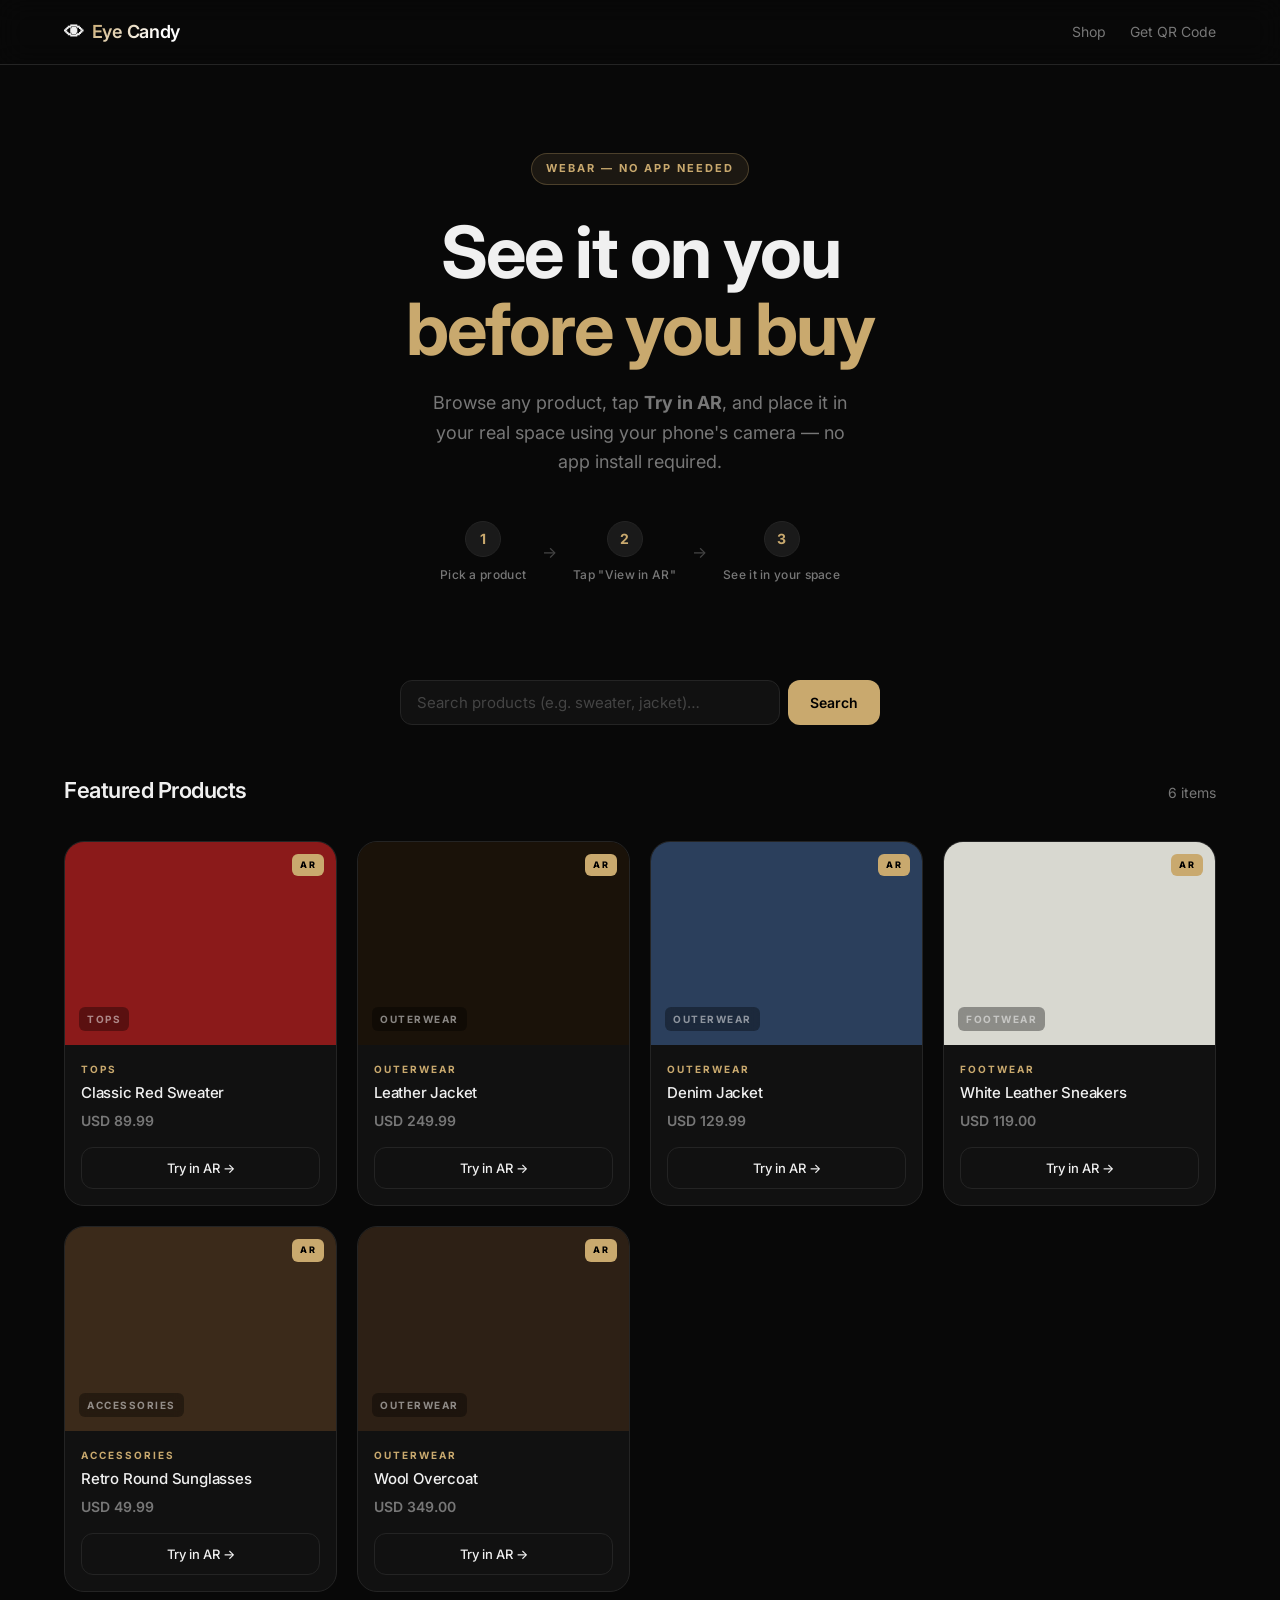
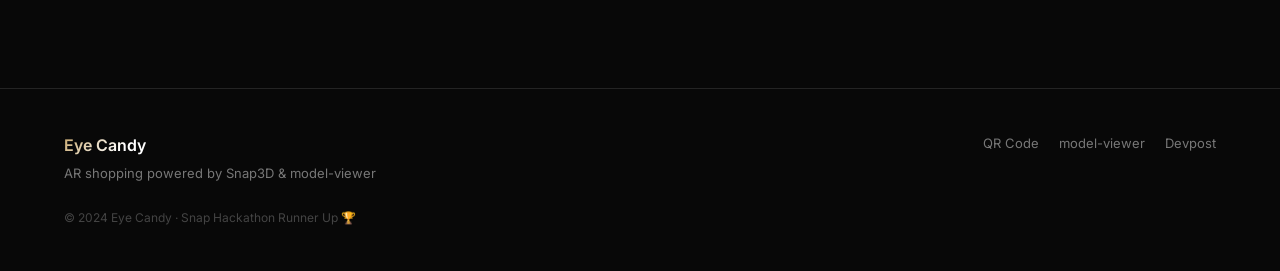
<file: web/index.html>
<!DOCTYPE html>
<html lang="en">
<head>
  <meta charset="UTF-8">
  <meta name="viewport" content="width=device-width, initial-scale=1.0">
  <meta name="description" content="Eye Candy — Try on clothing and accessories in augmented reality, right from your phone.">
  <title>Eye Candy — AR Try-On</title>
  <link rel="preconnect" href="https://fonts.googleapis.com">
  <link href="https://fonts.googleapis.com/css2?family=Inter:wght@300;400;500;600;700&display=swap" rel="stylesheet">
  <link rel="stylesheet" href="styles.css">
</head>
<body>

  <!-- ── Header ────────────────────────────────────────────── -->
  <header class="header">
    <div class="header-inner">
      <a href="index.html" class="logo">
        <span class="logo-eye">👁</span>
        <span class="logo-text">Eye Candy</span>
      </a>
      <nav class="nav">
        <a href="#products" class="nav-link">Shop</a>
        <a href="qr/index.html" class="nav-link">Get QR Code</a>
      </nav>
    </div>
  </header>

  <!-- ── Hero ──────────────────────────────────────────────── -->
  <section class="hero">
    <div class="hero-inner">
      <div class="hero-badge">WebAR — No App Needed</div>
      <h1 class="hero-title">See it on you<br><span class="accent">before you buy</span></h1>
      <p class="hero-subtitle">
        Browse any product, tap <strong>Try in AR</strong>, and place it in your real space
        using your phone's camera — no app install required.
      </p>
      <div class="hero-steps">
        <div class="step">
          <div class="step-num">1</div>
          <span>Pick a product</span>
        </div>
        <div class="step-arrow">→</div>
        <div class="step">
          <div class="step-num">2</div>
          <span>Tap "View in AR"</span>
        </div>
        <div class="step-arrow">→</div>
        <div class="step">
          <div class="step-num">3</div>
          <span>See it in your space</span>
        </div>
      </div>
    </div>
  </section>

  <!-- ── Search ────────────────────────────────────────────── -->
  <section class="search-section" id="products">
    <div class="container">
      <div class="search-bar">
        <input
          type="text"
          id="searchInput"
          class="search-input"
          placeholder="Search products (e.g. sweater, jacket)…"
          aria-label="Search products"
        >
        <button class="search-btn" onclick="searchProducts()">Search</button>
      </div>
    </div>
  </section>

  <!-- ── Product grid ──────────────────────────────────────── -->
  <main class="main-content">
    <div class="container">
      <div class="section-header">
        <h2 class="section-title">Featured Products</h2>
        <p class="section-subtitle" id="productCount"></p>
      </div>

      <div class="loading-state" id="loadingState">
        <div class="spinner"></div>
        <p>Loading products…</p>
      </div>

      <div class="product-grid" id="productGrid"></div>

      <div class="empty-state" id="emptyState" style="display:none">
        <p>No products found. Try a different search.</p>
      </div>
    </div>
  </main>

  <!-- ── Footer ────────────────────────────────────────────── -->
  <footer class="footer">
    <div class="container">
      <div class="footer-inner">
        <div class="footer-brand">
          <span class="logo-text">Eye Candy</span>
          <p>AR shopping powered by Snap3D &amp; model-viewer</p>
        </div>
        <div class="footer-links">
          <a href="qr/index.html" class="footer-link">QR Code</a>
          <a href="https://modelviewer.dev" target="_blank" rel="noopener" class="footer-link">model-viewer</a>
          <a href="https://devpost.com/software/eye-candy" target="_blank" rel="noopener" class="footer-link">Devpost</a>
        </div>
      </div>
      <p class="footer-copy">© 2024 Eye Candy · Snap Hackathon Runner Up 🏆</p>
    </div>
  </footer>

  <script>
    const BACKEND_URL = 'https://spectacles-vxd1.onrender.com';

    /* ── Fallback sample products ─────────────────────────── */
    const SAMPLE_PRODUCTS = [
      {
        id: 'red-sweater',
        title: 'Classic Red Sweater',
        price: { amount: '89.99', currencyCode: 'USD' },
        imageUrl: null,
        category: 'Tops',
        description: 'A cozy, classic knit sweater in deep red — perfect for layering in cooler weather.',
        color: '#8b1a1a'
      },
      {
        id: 'leather-jacket',
        title: 'Leather Jacket',
        price: { amount: '249.99', currencyCode: 'USD' },
        imageUrl: null,
        category: 'Outerwear',
        description: 'A timeless moto-style leather jacket. Slim fit, matte finish.',
        color: '#1a1209'
      },
      {
        id: 'denim-jacket',
        title: 'Denim Jacket',
        price: { amount: '129.99', currencyCode: 'USD' },
        imageUrl: null,
        category: 'Outerwear',
        description: 'Lightly washed denim jacket with a relaxed, vintage-inspired silhouette.',
        color: '#2b3f5c'
      },
      {
        id: 'white-sneakers',
        title: 'White Leather Sneakers',
        price: { amount: '119.00', currencyCode: 'USD' },
        imageUrl: null,
        category: 'Footwear',
        description: 'Minimalist low-top leather sneakers. Clean white with a subtle rubber sole.',
        color: '#d8d8d0'
      },
      {
        id: 'sunglasses',
        title: 'Retro Round Sunglasses',
        price: { amount: '49.99', currencyCode: 'USD' },
        imageUrl: null,
        category: 'Accessories',
        description: 'Retro-inspired round frames with UV400-rated lenses.',
        color: '#3b2a1a'
      },
      {
        id: 'wool-coat',
        title: 'Wool Overcoat',
        price: { amount: '349.00', currencyCode: 'USD' },
        imageUrl: null,
        category: 'Outerwear',
        description: 'A luxurious double-breasted wool overcoat. Long length, structured shoulders.',
        color: '#2d2015'
      }
    ];

    let allProducts = [];

    /* ── Helpers ──────────────────────────────────────────── */

    function accentColorFor(title = '') {
      const t = title.toLowerCase();
      if (t.includes('red'))                   return '#8b1a1a';
      if (t.includes('black') || t.includes('leather')) return '#1a1209';
      if (t.includes('blue') || t.includes('denim'))    return '#2b3f5c';
      if (t.includes('white') || t.includes('sneak'))   return '#d8d8d0';
      if (t.includes('glass') || t.includes('sunglass')) return '#3b2a1a';
      if (t.includes('wool') || t.includes('coat'))     return '#2d2015';
      return '#1e1e1e';
    }

    function categoryFor(title = '') {
      const t = title.toLowerCase();
      if (t.includes('sweater') || t.includes('shirt') || t.includes('top')) return 'Tops';
      if (t.includes('jacket') || t.includes('coat') || t.includes('hoodie')) return 'Outerwear';
      if (t.includes('shoe') || t.includes('sneak') || t.includes('boot'))    return 'Footwear';
      if (t.includes('glass') || t.includes('hat') || t.includes('bag'))      return 'Accessories';
      return 'Fashion';
    }

    function fmtPrice(price) {
      if (!price) return '';
      return `${price.currencyCode} ${parseFloat(price.amount).toFixed(2)}`;
    }

    function encodeProductParams(product) {
      return new URLSearchParams({
        id:          product.id || '',
        title:       product.title || '',
        price:       fmtPrice(product.price),
        imageUrl:    product.imageUrl || '',
        color:       product.color || '#1e1e1e',
        category:    product.category || categoryFor(product.title),
        description: product.description || ''
      }).toString();
    }

    /* ── Fetch from backend, fall back to samples ─────────── */

    async function fetchProducts() {
      try {
        const res = await fetch(BACKEND_URL + '/v1/products', {
          signal: AbortSignal.timeout(8000)
        });
        if (!res.ok) throw new Error('non-200');
        const data = await res.json();
        const items = (data.products || []);
        if (items.length === 0) throw new Error('empty');
        return items.map(p => ({
          ...p,
          color:       accentColorFor(p.title),
          category:    categoryFor(p.title),
          description: p.description || ''
        }));
      } catch {
        console.info('[Eye Candy] Backend unavailable — using sample products.');
        return SAMPLE_PRODUCTS;
      }
    }

    /* ── Render ───────────────────────────────────────────── */

    function createCard(product) {
      const card = document.createElement('div');
      card.className = 'product-card';

      const hasImage = product.imageUrl && product.imageUrl !== 'null' && product.imageUrl !== '';
      const mediaHTML = hasImage
        ? `<img src="${product.imageUrl}" alt="${product.title}" class="card-img"
             onerror="this.outerHTML='<div class=\\'card-swatch\\'style=\\'background:${product.color || '#1e1e1e'}\\'><span class=\\'swatch-label\\'>${product.category || 'Fashion'}</span></div>'">`
        : `<div class="card-swatch" style="background:${product.color || '#1e1e1e'}">
             <span class="swatch-label">${product.category || 'Fashion'}</span>
           </div>`;

      const price = fmtPrice(product.price);

      card.innerHTML = `
        <div class="card-media">
          ${mediaHTML}
          <div class="card-ar-badge">AR</div>
        </div>
        <div class="card-body">
          <p class="card-category">${product.category || 'Fashion'}</p>
          <h3 class="card-title">${product.title}</h3>
          ${price ? `<p class="card-price">${price}</p>` : ''}
          <a href="product.html?${encodeProductParams(product)}" class="card-btn">Try in AR →</a>
        </div>
      `;
      return card;
    }

    function render(products) {
      const grid    = document.getElementById('productGrid');
      const loading = document.getElementById('loadingState');
      const empty   = document.getElementById('emptyState');
      const count   = document.getElementById('productCount');

      loading.style.display = 'none';
      grid.innerHTML = '';

      if (products.length === 0) {
        empty.style.display = 'block';
        count.textContent = '';
        return;
      }

      empty.style.display = 'none';
      count.textContent = `${products.length} item${products.length !== 1 ? 's' : ''}`;
      products.forEach(p => grid.appendChild(createCard(p)));
    }

    function searchProducts() {
      const q = document.getElementById('searchInput').value.trim().toLowerCase();
      render(q ? allProducts.filter(p => p.title.toLowerCase().includes(q)) : allProducts);
    }

    document.getElementById('searchInput').addEventListener('keydown', e => {
      if (e.key === 'Enter') searchProducts();
    });

    /* ── Init ─────────────────────────────────────────────── */
    (async () => {
      allProducts = await fetchProducts();
      render(allProducts);
    })();
  </script>

</body>
</html>
</file>
<file: web/styles.css>
/* ============================================================
   Eye Candy — Shared Styles
   ============================================================ */

:root {
  --bg:           #080808;
  --surface:      #111111;
  --surface2:     #1a1a1a;
  --border:       #242424;
  --accent:       #c9a96e;
  --accent-dark:  #a8844e;
  --text:         #f0f0f0;
  --text-muted:   #777777;
  --text-dim:     #444444;
  --radius:       12px;
  --radius-lg:    20px;
  --font:         'Inter', -apple-system, BlinkMacSystemFont, sans-serif;
  --ease:         0.2s ease;
}

*, *::before, *::after { box-sizing: border-box; margin: 0; padding: 0; }
html { scroll-behavior: smooth; }

body {
  background: var(--bg);
  color: var(--text);
  font-family: var(--font);
  line-height: 1.6;
  -webkit-font-smoothing: antialiased;
}

a { color: inherit; text-decoration: none; }
img { display: block; max-width: 100%; }

.container {
  max-width: 1200px;
  margin: 0 auto;
  padding: 0 24px;
}

/* ── Header ────────────────────────────────────────────────── */

.header {
  position: sticky;
  top: 0;
  z-index: 100;
  background: rgba(8, 8, 8, 0.88);
  backdrop-filter: blur(14px);
  -webkit-backdrop-filter: blur(14px);
  border-bottom: 1px solid var(--border);
}

.header-inner {
  max-width: 1200px;
  margin: 0 auto;
  padding: 0 24px;
  height: 64px;
  display: flex;
  align-items: center;
  justify-content: space-between;
}

.logo {
  display: flex;
  align-items: center;
  gap: 8px;
  font-size: 18px;
  font-weight: 600;
  letter-spacing: -0.3px;
}

.logo-eye { font-size: 20px; line-height: 1; }

.logo-text {
  background: linear-gradient(135deg, var(--accent) 0%, #ffffff 70%);
  -webkit-background-clip: text;
  -webkit-text-fill-color: transparent;
  background-clip: text;
}

.nav { display: flex; gap: 24px; align-items: center; }

.nav-link {
  font-size: 14px;
  color: var(--text-muted);
  transition: color var(--ease);
}
.nav-link:hover { color: var(--text); }

/* ── Hero ──────────────────────────────────────────────────── */

.hero {
  padding: 88px 24px 64px;
  text-align: center;
}

.hero-inner { max-width: 680px; margin: 0 auto; }

.hero-badge {
  display: inline-flex;
  align-items: center;
  gap: 6px;
  background: rgba(201, 169, 110, 0.10);
  border: 1px solid rgba(201, 169, 110, 0.28);
  color: var(--accent);
  font-size: 11px;
  font-weight: 700;
  letter-spacing: 2px;
  text-transform: uppercase;
  padding: 6px 14px;
  border-radius: 100px;
  margin-bottom: 28px;
}

.hero-title {
  font-size: clamp(38px, 7vw, 72px);
  font-weight: 700;
  line-height: 1.08;
  letter-spacing: -2px;
  margin-bottom: 20px;
}

.accent { color: var(--accent); }

.hero-subtitle {
  font-size: 18px;
  color: var(--text-muted);
  line-height: 1.65;
  max-width: 440px;
  margin: 0 auto 44px;
}

.hero-steps {
  display: flex;
  align-items: center;
  justify-content: center;
  gap: 16px;
  flex-wrap: wrap;
}

.step {
  display: flex;
  flex-direction: column;
  align-items: center;
  gap: 8px;
  font-size: 12px;
  font-weight: 500;
  color: var(--text-muted);
  letter-spacing: 0.3px;
}

.step-num {
  width: 36px;
  height: 36px;
  border-radius: 50%;
  background: var(--surface2);
  border: 1px solid var(--border);
  display: flex;
  align-items: center;
  justify-content: center;
  font-weight: 700;
  font-size: 14px;
  color: var(--accent);
}

.step-arrow { color: var(--text-dim); font-size: 16px; }

/* ── Search ────────────────────────────────────────────────── */

.search-section { padding: 32px 0 0; }

.search-bar {
  display: flex;
  gap: 8px;
  max-width: 480px;
  margin: 0 auto;
}

.search-input {
  flex: 1;
  background: var(--surface);
  border: 1px solid var(--border);
  border-radius: var(--radius);
  padding: 12px 16px;
  font-size: 15px;
  color: var(--text);
  font-family: var(--font);
  outline: none;
  transition: border-color var(--ease);
}
.search-input::placeholder { color: var(--text-dim); }
.search-input:focus { border-color: var(--accent); }

.search-btn {
  background: var(--accent);
  color: #000;
  border: none;
  border-radius: var(--radius);
  padding: 12px 22px;
  font-size: 14px;
  font-weight: 600;
  cursor: pointer;
  font-family: var(--font);
  transition: background var(--ease);
  white-space: nowrap;
}
.search-btn:hover { background: var(--accent-dark); }

/* ── Main content ──────────────────────────────────────────── */

.main-content { padding: 48px 0 96px; }

.section-header {
  display: flex;
  align-items: baseline;
  justify-content: space-between;
  margin-bottom: 32px;
  flex-wrap: wrap;
  gap: 8px;
}

.section-title {
  font-size: 22px;
  font-weight: 600;
  letter-spacing: -0.5px;
}

.section-subtitle { font-size: 14px; color: var(--text-muted); }

/* ── Product Grid ──────────────────────────────────────────── */

.product-grid {
  display: grid;
  grid-template-columns: repeat(auto-fill, minmax(260px, 1fr));
  gap: 20px;
}

/* ── Product Card ──────────────────────────────────────────── */

.product-card {
  background: var(--surface);
  border: 1px solid var(--border);
  border-radius: var(--radius-lg);
  overflow: hidden;
  transition: transform var(--ease), border-color var(--ease), box-shadow var(--ease);
}

.product-card:hover {
  transform: translateY(-3px);
  border-color: #333;
  box-shadow: 0 12px 40px rgba(0, 0, 0, 0.5);
}

.card-media {
  position: relative;
  aspect-ratio: 4/3;
  overflow: hidden;
}

.card-img {
  width: 100%;
  height: 100%;
  object-fit: cover;
  transition: transform 0.35s ease;
}
.product-card:hover .card-img { transform: scale(1.04); }

.card-swatch {
  width: 100%;
  height: 100%;
  display: flex;
  align-items: flex-end;
  padding: 14px;
}

.swatch-label {
  font-size: 10px;
  font-weight: 700;
  letter-spacing: 1.5px;
  text-transform: uppercase;
  color: rgba(255, 255, 255, 0.5);
  background: rgba(0, 0, 0, 0.35);
  backdrop-filter: blur(4px);
  padding: 4px 8px;
  border-radius: 6px;
}

.card-ar-badge {
  position: absolute;
  top: 12px;
  right: 12px;
  background: var(--accent);
  color: #000;
  font-size: 9px;
  font-weight: 800;
  letter-spacing: 1.5px;
  padding: 4px 8px;
  border-radius: 6px;
}

.card-body { padding: 16px; }

.card-category {
  font-size: 10px;
  font-weight: 700;
  letter-spacing: 2px;
  text-transform: uppercase;
  color: var(--accent);
  margin-bottom: 6px;
}

.card-title {
  font-size: 15px;
  font-weight: 500;
  line-height: 1.3;
  margin-bottom: 8px;
  letter-spacing: -0.2px;
}

.card-price {
  font-size: 14px;
  font-weight: 600;
  color: var(--text-muted);
  margin-bottom: 14px;
}

.card-btn {
  display: block;
  width: 100%;
  text-align: center;
  background: transparent;
  border: 1px solid var(--border);
  color: var(--text);
  padding: 10px 16px;
  border-radius: var(--radius);
  font-size: 13px;
  font-weight: 500;
  font-family: var(--font);
  cursor: pointer;
  transition: background var(--ease), border-color var(--ease), color var(--ease);
}
.card-btn:hover {
  background: var(--accent);
  border-color: var(--accent);
  color: #000;
}

/* ── Loading / Empty ───────────────────────────────────────── */

.loading-state {
  display: flex;
  flex-direction: column;
  align-items: center;
  gap: 16px;
  padding: 88px 0;
  color: var(--text-muted);
}

.spinner {
  width: 32px;
  height: 32px;
  border: 2px solid var(--border);
  border-top-color: var(--accent);
  border-radius: 50%;
  animation: spin 0.7s linear infinite;
}
@keyframes spin { to { transform: rotate(360deg); } }

.empty-state {
  text-align: center;
  padding: 88px 0;
  color: var(--text-muted);
}
.empty-state p { font-size: 16px; }

/* ── Footer ────────────────────────────────────────────────── */

.footer {
  border-top: 1px solid var(--border);
  padding: 44px 0;
}

.footer-inner {
  display: flex;
  justify-content: space-between;
  align-items: flex-start;
  margin-bottom: 24px;
  flex-wrap: wrap;
  gap: 24px;
}

.footer-brand .logo-text { font-size: 16px; font-weight: 600; }
.footer-brand p { font-size: 13px; color: var(--text-muted); margin-top: 4px; }

.footer-links { display: flex; gap: 20px; align-items: center; }
.footer-link { font-size: 13px; color: var(--text-muted); transition: color var(--ease); }
.footer-link:hover { color: var(--text); }

.footer-copy { font-size: 12px; color: var(--text-dim); }

/* ============================================================
   PRODUCT DETAIL PAGE
   ============================================================ */

.product-detail {
  display: grid;
  grid-template-columns: 1fr 1fr;
  gap: 56px;
  padding: 32px 0 96px;
  align-items: start;
}

.viewer-wrap {
  position: sticky;
  top: 80px;
}

model-viewer {
  width: 100%;
  aspect-ratio: 1 / 1;
  background: radial-gradient(ellipse at 50% 60%, #1e1e1e 0%, var(--bg) 75%);
  border-radius: var(--radius-lg);
  border: 1px solid var(--border);
  --poster-color: transparent;
}

/* Hide the default AR button; we use a custom slot button */
model-viewer::part(default-ar-button) { display: none; }

.ar-button {
  position: absolute;
  bottom: 18px;
  left: 50%;
  transform: translateX(-50%);
  background: var(--accent);
  color: #000;
  border: none;
  border-radius: 100px;
  padding: 12px 28px;
  font-size: 14px;
  font-weight: 700;
  cursor: pointer;
  font-family: var(--font);
  white-space: nowrap;
  box-shadow: 0 4px 28px rgba(201, 169, 110, 0.38);
  transition: background var(--ease), transform var(--ease), box-shadow var(--ease);
  letter-spacing: 0.2px;
}
.ar-button:hover {
  background: var(--accent-dark);
  transform: translateX(-50%) scale(1.04);
  box-shadow: 0 6px 32px rgba(201, 169, 110, 0.45);
}

/* Hide AR button if AR unavailable */
.ar-button[slot="ar-button"]:not([data-ar-available]) {
  /* model-viewer manages visibility via its own logic */
}

.demo-notice {
  margin-top: 10px;
  text-align: center;
  font-size: 12px;
  color: var(--text-dim);
}

.product-info-wrap { padding-top: 4px; }

.back-btn {
  display: inline-flex;
  align-items: center;
  gap: 6px;
  font-size: 13px;
  color: var(--text-muted);
  padding: 0 0 20px;
  transition: color var(--ease);
}
.back-btn:hover { color: var(--text); }

.product-detail-category {
  font-size: 10px;
  font-weight: 700;
  letter-spacing: 2.5px;
  text-transform: uppercase;
  color: var(--accent);
  margin-bottom: 10px;
}

.product-detail-title {
  font-size: clamp(26px, 4vw, 42px);
  font-weight: 700;
  letter-spacing: -1.2px;
  line-height: 1.1;
  margin-bottom: 16px;
}

.product-detail-price {
  font-size: 22px;
  font-weight: 600;
  color: var(--text-muted);
  margin-bottom: 24px;
  letter-spacing: -0.5px;
}

.product-detail-description {
  font-size: 16px;
  color: var(--text-muted);
  line-height: 1.75;
  margin-bottom: 32px;
  border-left: 2px solid var(--border);
  padding-left: 16px;
}

.ar-instructions {
  background: var(--surface);
  border: 1px solid var(--border);
  border-radius: var(--radius);
  padding: 20px;
  margin-bottom: 28px;
}

.ar-instructions h4 {
  font-size: 11px;
  font-weight: 700;
  color: var(--accent);
  text-transform: uppercase;
  letter-spacing: 1.5px;
  margin-bottom: 12px;
}

.ar-instructions ol {
  padding-left: 18px;
  color: var(--text-muted);
  font-size: 14px;
  line-height: 2;
}

.ar-cta { display: flex; flex-direction: column; gap: 10px; }

.ar-cta-btn {
  display: flex;
  align-items: center;
  justify-content: center;
  gap: 10px;
  background: var(--accent);
  color: #000;
  border: none;
  border-radius: var(--radius);
  padding: 16px 28px;
  font-size: 15px;
  font-weight: 700;
  cursor: pointer;
  font-family: var(--font);
  transition: background var(--ease);
  letter-spacing: 0.2px;
}
.ar-cta-btn:hover { background: var(--accent-dark); }

.share-btn {
  display: flex;
  align-items: center;
  justify-content: center;
  gap: 8px;
  background: transparent;
  color: var(--text-muted);
  border: 1px solid var(--border);
  border-radius: var(--radius);
  padding: 14px 28px;
  font-size: 14px;
  font-weight: 500;
  cursor: pointer;
  font-family: var(--font);
  transition: color var(--ease), border-color var(--ease);
}
.share-btn:hover { color: var(--text); border-color: #444; }

/* ============================================================
   QR CODE PAGE
   ============================================================ */

.qr-page {
  max-width: 540px;
  margin: 0 auto;
  padding: 72px 24px 96px;
  text-align: center;
}

.qr-page h1 {
  font-size: 36px;
  font-weight: 700;
  letter-spacing: -1.2px;
  margin-bottom: 12px;
}

.qr-page > p {
  color: var(--text-muted);
  font-size: 16px;
  margin-bottom: 40px;
  line-height: 1.65;
}

.qr-url-row {
  display: flex;
  gap: 8px;
  margin-bottom: 36px;
}

.qr-url-input {
  flex: 1;
  background: var(--surface);
  border: 1px solid var(--border);
  border-radius: var(--radius);
  padding: 12px 16px;
  font-size: 14px;
  color: var(--text);
  font-family: var(--font);
  outline: none;
  transition: border-color var(--ease);
  min-width: 0;
}
.qr-url-input::placeholder { color: var(--text-dim); }
.qr-url-input:focus { border-color: var(--accent); }

.qr-generate-btn {
  background: var(--accent);
  color: #000;
  border: none;
  border-radius: var(--radius);
  padding: 12px 20px;
  font-size: 14px;
  font-weight: 600;
  cursor: pointer;
  font-family: var(--font);
  transition: background var(--ease);
  white-space: nowrap;
}
.qr-generate-btn:hover { background: var(--accent-dark); }

.qr-canvas-wrap {
  display: inline-block;
  background: #ffffff;
  padding: 20px;
  border-radius: var(--radius-lg);
  margin: 0 auto 20px;
  box-shadow: 0 0 0 1px rgba(255,255,255,0.08);
}

.qr-download-btn {
  display: inline-flex;
  align-items: center;
  gap: 8px;
  background: transparent;
  color: var(--text-muted);
  border: 1px solid var(--border);
  border-radius: var(--radius);
  padding: 11px 20px;
  font-size: 13px;
  font-weight: 500;
  cursor: pointer;
  font-family: var(--font);
  transition: color var(--ease), border-color var(--ease);
  margin-bottom: 32px;
}
.qr-download-btn:hover { color: var(--text); border-color: #444; }

.qr-note {
  font-size: 13px;
  color: var(--text-dim);
  line-height: 1.7;
  background: var(--surface);
  border: 1px solid var(--border);
  border-radius: var(--radius);
  padding: 16px 20px;
  text-align: left;
}

.qr-note strong { color: var(--text-muted); }

/* ============================================================
   RESPONSIVE
   ============================================================ */

@media (max-width: 900px) {
  .product-detail {
    grid-template-columns: 1fr;
    gap: 32px;
  }
  .viewer-wrap { position: static; }
}

@media (max-width: 600px) {
  .hero { padding: 64px 24px 44px; }
  .hero-title { letter-spacing: -1.5px; }
  .step-arrow { display: none; }
  .product-grid { grid-template-columns: repeat(2, 1fr); gap: 12px; }
  .card-body { padding: 12px; }
}

@media (max-width: 380px) {
  .product-grid { grid-template-columns: 1fr; }
}
</file>
